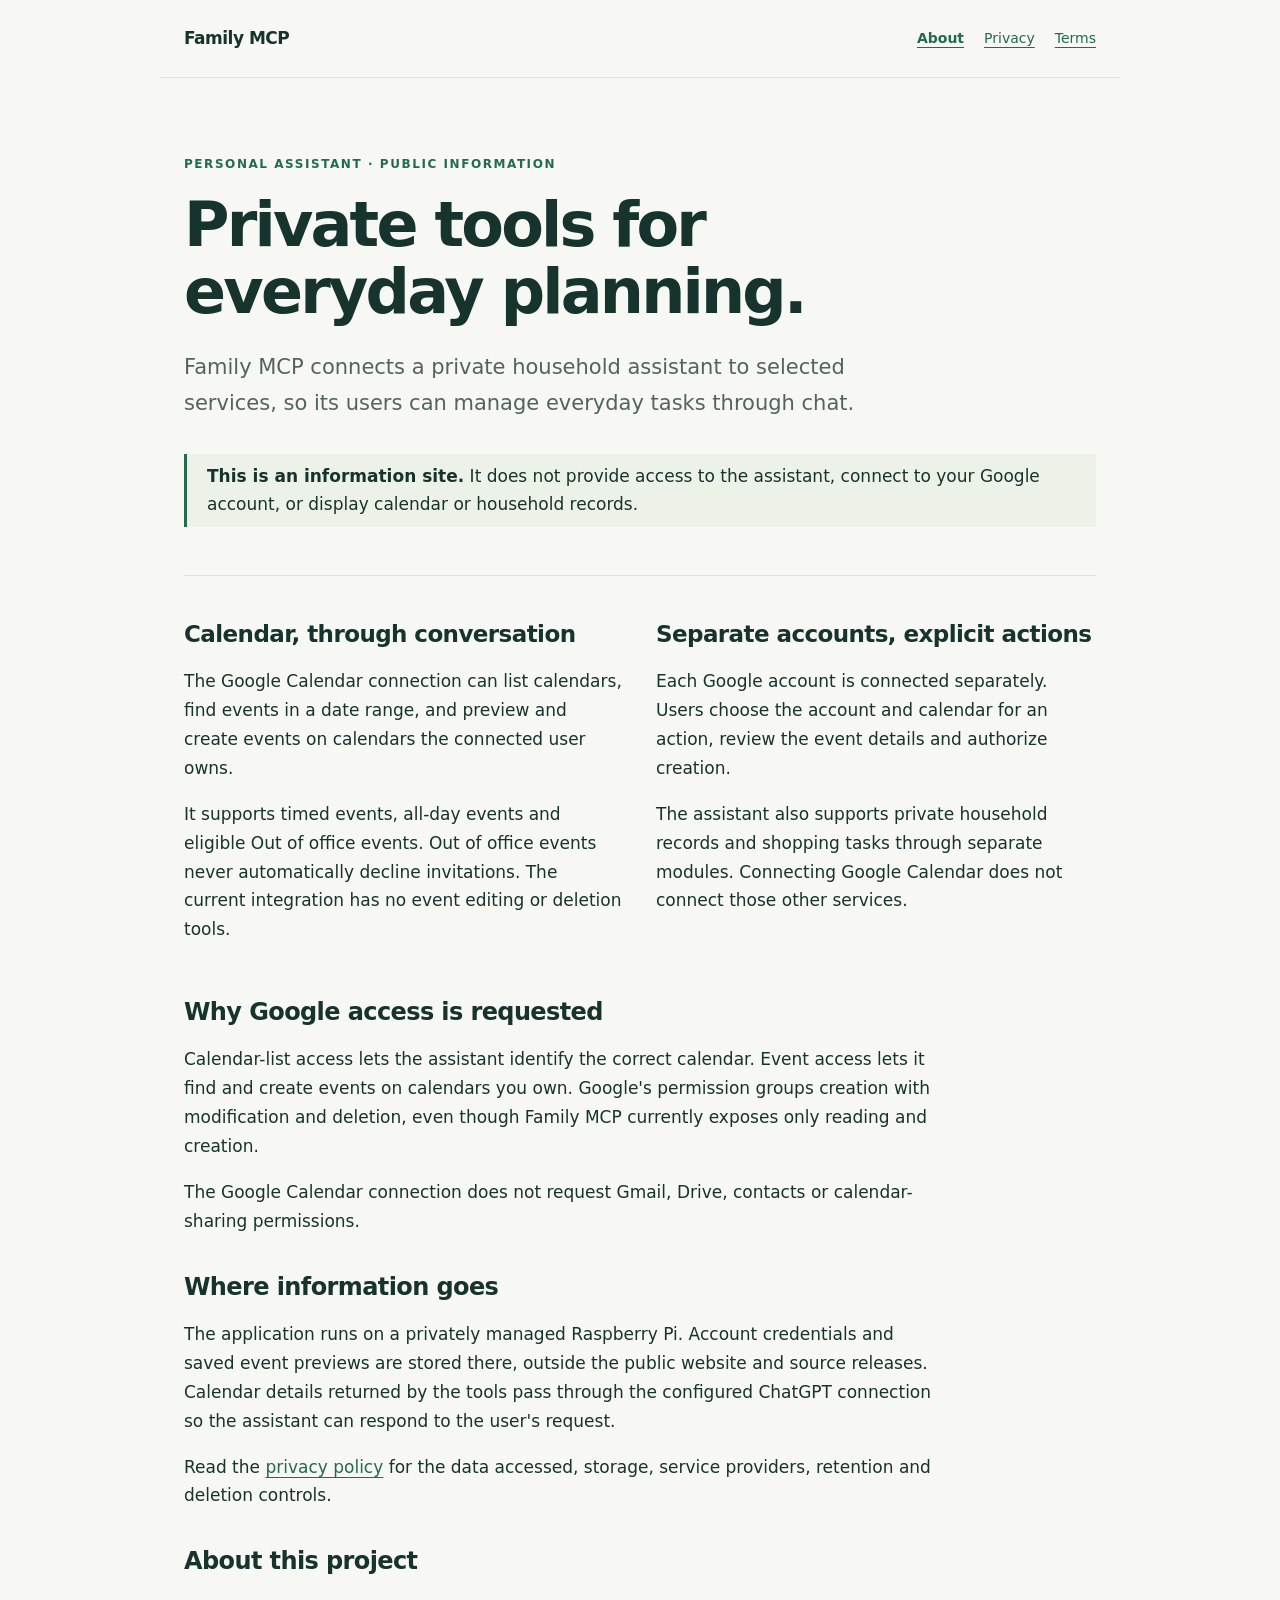
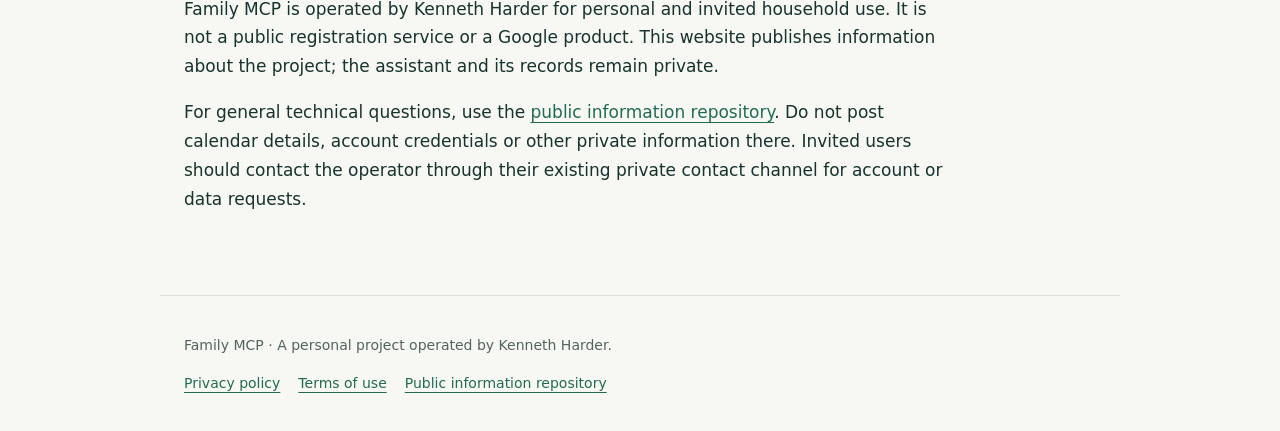
<file: index.html>
<!doctype html>
<html lang="en">
<head>
<meta charset="utf-8">
<meta name="viewport" content="width=device-width, initial-scale=1">
<meta name="description" content="Family MCP is a privately operated assistant for calendar and household tasks. Learn how its Google Calendar connection works and how it handles data.">
<meta name="referrer" content="strict-origin-when-cross-origin">
<title>Private tools for everyday planning | Family MCP</title>
<link rel="stylesheet" href="./styles.css">
</head>
<body>
<a class="skip" href="#main">Skip to content</a>
<header><a class="brand" href="/family-mcp-info/">Family MCP</a><nav aria-label="Main navigation"><a href="/family-mcp-info/" aria-current="page">About</a><a href="/family-mcp-info/privacy/">Privacy</a><a href="/family-mcp-info/terms/">Terms</a></nav></header>
<main id="main">
<p class="eyebrow">Personal assistant · Public information</p>
<h1>Private tools for<br>everyday planning.</h1>
<p class="lead">Family MCP connects a private household assistant to selected services, so its users can manage everyday tasks through chat.</p>
<div class="note"><strong>This is an information site.</strong> It does not provide access to the assistant, connect to your Google account, or display calendar or household records.</div>
<div class="grid"><section><h2>Calendar, through conversation</h2><p>The Google Calendar connection can list calendars, find events in a date range, and preview and create events on calendars the connected user owns.</p><p>It supports timed events, all-day events and eligible Out of office events. Out of office events never automatically decline invitations. The current integration has no event editing or deletion tools.</p></section>
<section><h2>Separate accounts, explicit actions</h2><p>Each Google account is connected separately. Users choose the account and calendar for an action, review the event details and authorize creation.</p><p>The assistant also supports private household records and shopping tasks through separate modules. Connecting Google Calendar does not connect those other services.</p></section></div>
<h2>Why Google access is requested</h2>
<p>Calendar-list access lets the assistant identify the correct calendar. Event access lets it find and create events on calendars you own. Google's permission groups creation with modification and deletion, even though Family MCP currently exposes only reading and creation.</p>
<p>The Google Calendar connection does not request Gmail, Drive, contacts or calendar-sharing permissions.</p>
<h2>Where information goes</h2>
<p>The application runs on a privately managed Raspberry Pi. Account credentials and saved event previews are stored there, outside the public website and source releases. Calendar details returned by the tools pass through the configured ChatGPT connection so the assistant can respond to the user's request.</p>
<p>Read the <a href="/family-mcp-info/privacy/">privacy policy</a> for the data accessed, storage, service providers, retention and deletion controls.</p>
<h2>About this project</h2>
<p>Family MCP is operated by Kenneth Harder for personal and invited household use. It is not a public registration service or a Google product. This website publishes information about the project; the assistant and its records remain private.</p>
<p>For general technical questions, use the <a href="https://github.com/kenneth-harder/family-mcp-info/issues">public information repository</a>. Do not post calendar details, account credentials or other private information there. Invited users should contact the operator through their existing private contact channel for account or data requests.</p>
</main>
<footer><p>Family MCP · A personal project operated by Kenneth Harder.</p><a href="/family-mcp-info/privacy/">Privacy policy</a><a href="/family-mcp-info/terms/">Terms of use</a><a href="https://github.com/kenneth-harder/family-mcp-info">Public information repository</a></footer>
</body></html>
</file>
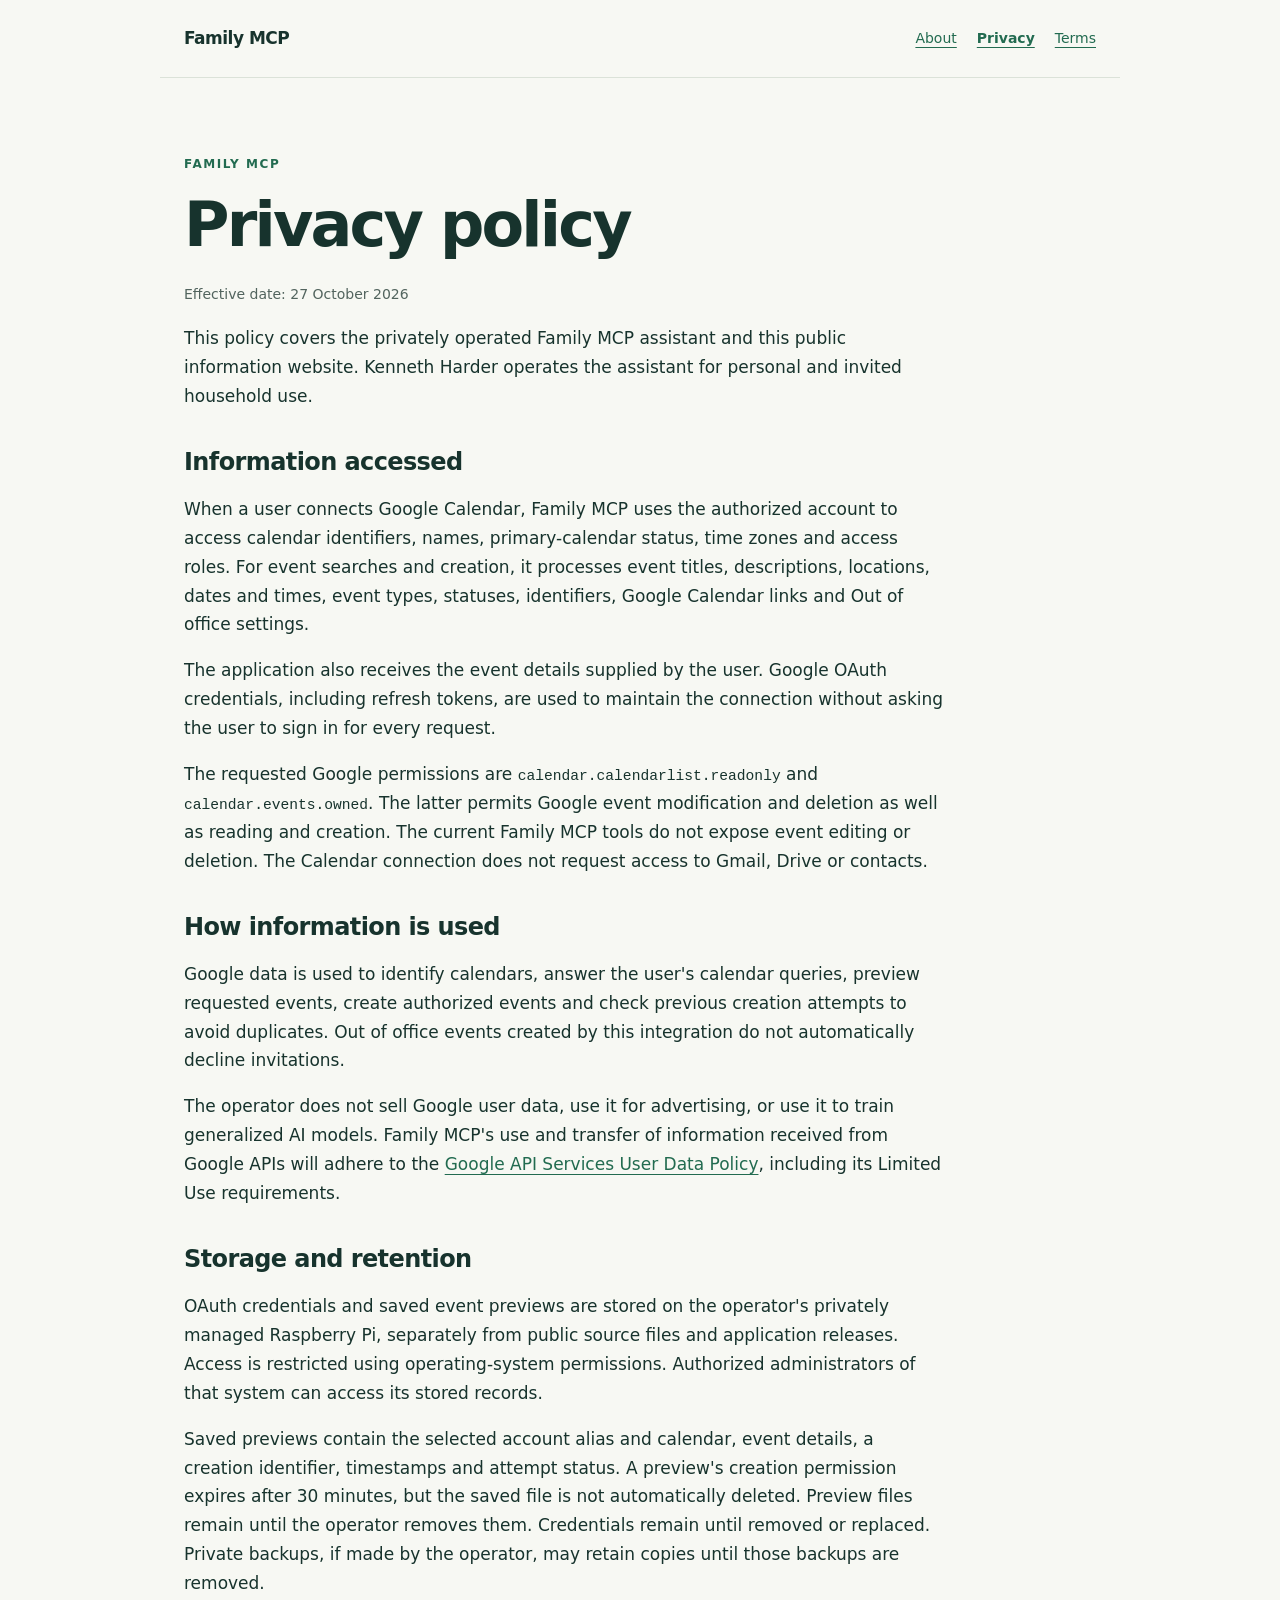
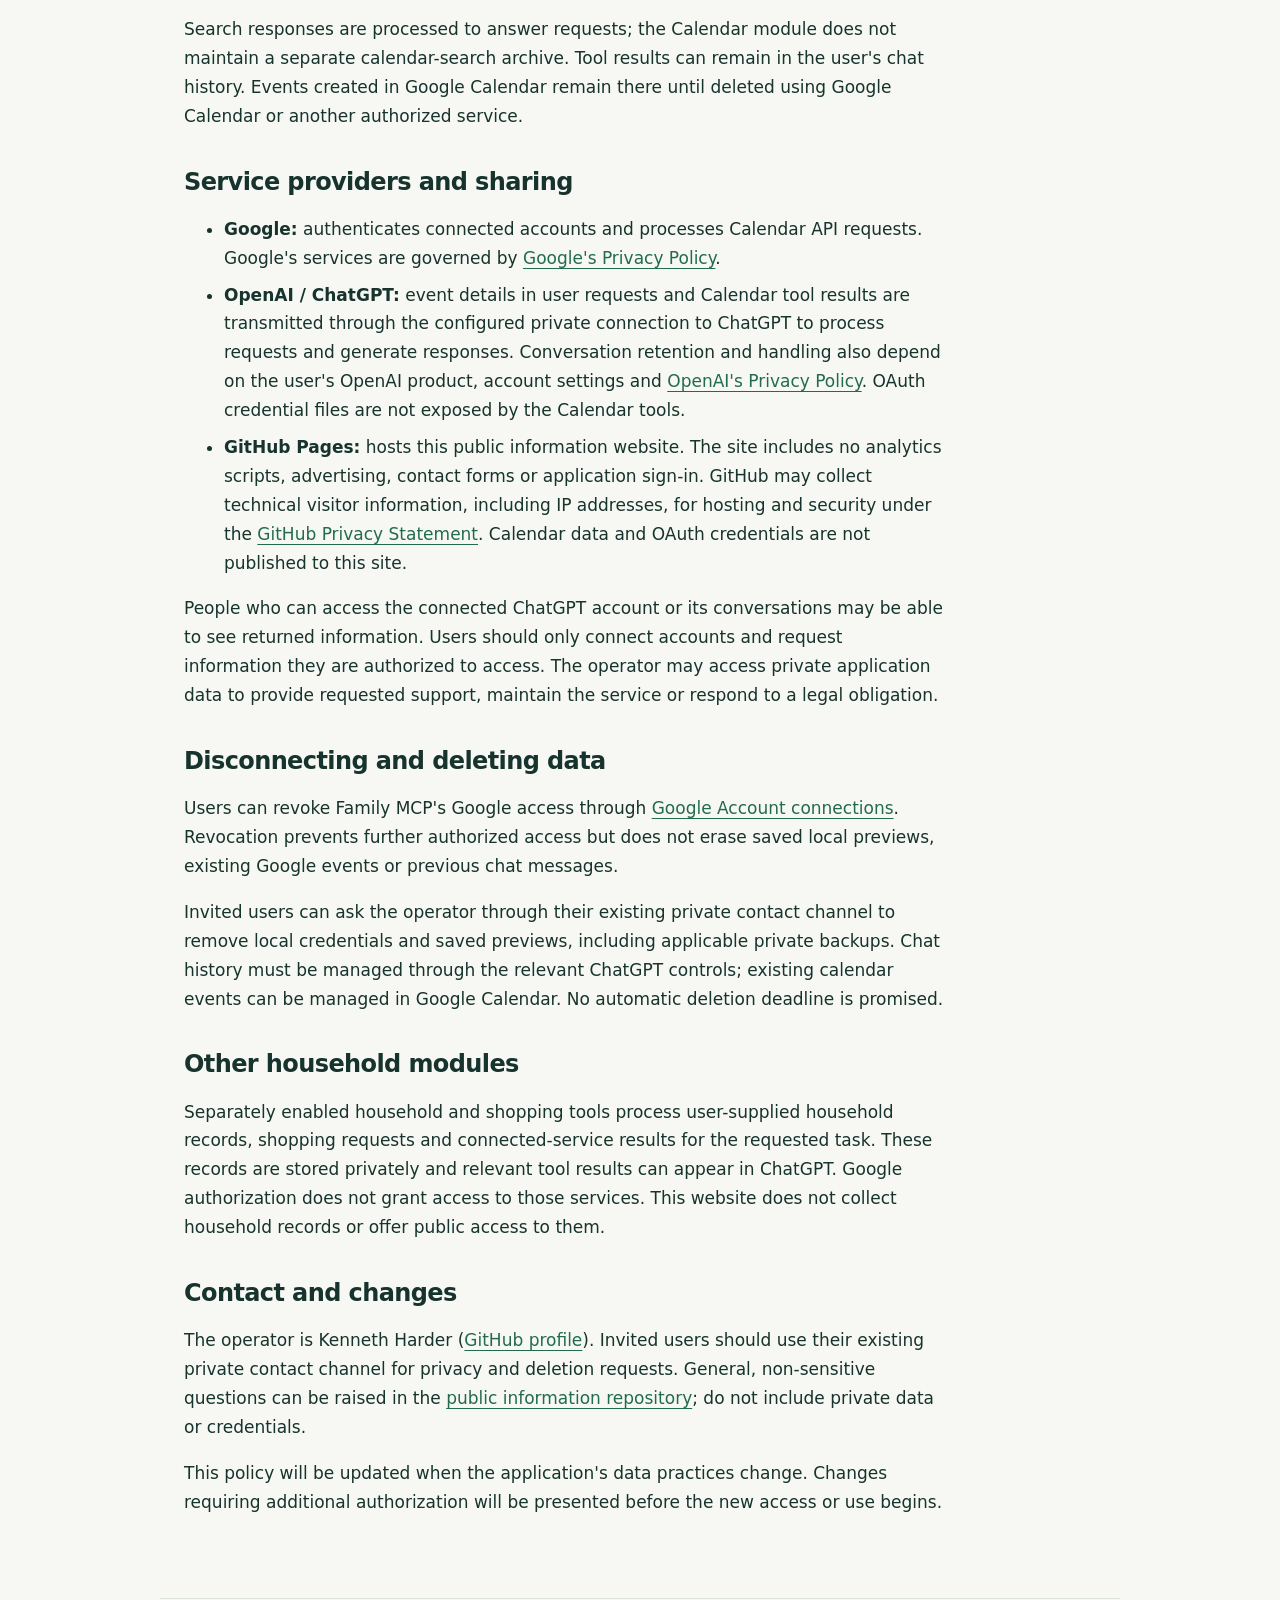
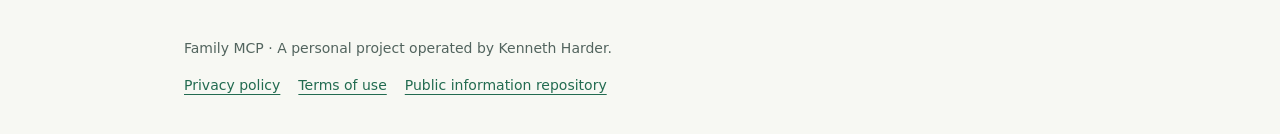
<file: privacy/index.html>
<!doctype html>
<html lang="en">
<head>
<meta charset="utf-8">
<meta name="viewport" content="width=device-width, initial-scale=1">
<meta name="description" content="How Family MCP accesses, uses, stores and shares Google Calendar information, and how users can revoke access and request deletion.">
<meta name="referrer" content="strict-origin-when-cross-origin">
<title>Privacy policy | Family MCP</title>
<link rel="stylesheet" href="../styles.css">
</head>
<body>
<a class="skip" href="#main">Skip to content</a>
<header><a class="brand" href="/family-mcp-info/">Family MCP</a><nav aria-label="Main navigation"><a href="/family-mcp-info/">About</a><a href="/family-mcp-info/privacy/" aria-current="page">Privacy</a><a href="/family-mcp-info/terms/">Terms</a></nav></header>
<main id="main">
<p class="eyebrow">Family MCP</p><h1>Privacy policy</h1>
<p class="meta">Effective date: 27 October 2026</p>
<p>This policy covers the privately operated Family MCP assistant and this public information website. Kenneth Harder operates the assistant for personal and invited household use.</p>
<h2>Information accessed</h2>
<p>When a user connects Google Calendar, Family MCP uses the authorized account to access calendar identifiers, names, primary-calendar status, time zones and access roles. For event searches and creation, it processes event titles, descriptions, locations, dates and times, event types, statuses, identifiers, Google Calendar links and Out of office settings.</p>
<p>The application also receives the event details supplied by the user. Google OAuth credentials, including refresh tokens, are used to maintain the connection without asking the user to sign in for every request.</p>
<p>The requested Google permissions are <code>calendar.calendarlist.readonly</code> and <code>calendar.events.owned</code>. The latter permits Google event modification and deletion as well as reading and creation. The current Family MCP tools do not expose event editing or deletion. The Calendar connection does not request access to Gmail, Drive or contacts.</p>
<h2>How information is used</h2>
<p>Google data is used to identify calendars, answer the user's calendar queries, preview requested events, create authorized events and check previous creation attempts to avoid duplicates. Out of office events created by this integration do not automatically decline invitations.</p>
<p>The operator does not sell Google user data, use it for advertising, or use it to train generalized AI models. Family MCP's use and transfer of information received from Google APIs will adhere to the <a href="https://developers.google.com/terms/api-services-user-data-policy">Google API Services User Data Policy</a>, including its Limited Use requirements.</p>
<h2>Storage and retention</h2>
<p>OAuth credentials and saved event previews are stored on the operator's privately managed Raspberry Pi, separately from public source files and application releases. Access is restricted using operating-system permissions. Authorized administrators of that system can access its stored records.</p>
<p>Saved previews contain the selected account alias and calendar, event details, a creation identifier, timestamps and attempt status. A preview's creation permission expires after 30 minutes, but the saved file is not automatically deleted. Preview files remain until the operator removes them. Credentials remain until removed or replaced. Private backups, if made by the operator, may retain copies until those backups are removed.</p>
<p>Search responses are processed to answer requests; the Calendar module does not maintain a separate calendar-search archive. Tool results can remain in the user's chat history. Events created in Google Calendar remain there until deleted using Google Calendar or another authorized service.</p>
<h2>Service providers and sharing</h2>
<ul><li><strong>Google:</strong> authenticates connected accounts and processes Calendar API requests. Google's services are governed by <a href="https://policies.google.com/privacy">Google's Privacy Policy</a>.</li>
<li><strong>OpenAI / ChatGPT:</strong> event details in user requests and Calendar tool results are transmitted through the configured private connection to ChatGPT to process requests and generate responses. Conversation retention and handling also depend on the user's OpenAI product, account settings and <a href="https://openai.com/policies/privacy-policy/">OpenAI's Privacy Policy</a>. OAuth credential files are not exposed by the Calendar tools.</li>
<li><strong>GitHub Pages:</strong> hosts this public information website. The site includes no analytics scripts, advertising, contact forms or application sign-in. GitHub may collect technical visitor information, including IP addresses, for hosting and security under the <a href="https://docs.github.com/en/site-policy/privacy-policies/github-general-privacy-statement">GitHub Privacy Statement</a>. Calendar data and OAuth credentials are not published to this site.</li></ul>
<p>People who can access the connected ChatGPT account or its conversations may be able to see returned information. Users should only connect accounts and request information they are authorized to access. The operator may access private application data to provide requested support, maintain the service or respond to a legal obligation.</p>
<h2>Disconnecting and deleting data</h2>
<p>Users can revoke Family MCP's Google access through <a href="https://myaccount.google.com/connections">Google Account connections</a>. Revocation prevents further authorized access but does not erase saved local previews, existing Google events or previous chat messages.</p>
<p>Invited users can ask the operator through their existing private contact channel to remove local credentials and saved previews, including applicable private backups. Chat history must be managed through the relevant ChatGPT controls; existing calendar events can be managed in Google Calendar. No automatic deletion deadline is promised.</p>
<h2>Other household modules</h2>
<p>Separately enabled household and shopping tools process user-supplied household records, shopping requests and connected-service results for the requested task. These records are stored privately and relevant tool results can appear in ChatGPT. Google authorization does not grant access to those services. This website does not collect household records or offer public access to them.</p>
<h2>Contact and changes</h2>
<p>The operator is Kenneth Harder (<a href="https://github.com/kenneth-harder">GitHub profile</a>). Invited users should use their existing private contact channel for privacy and deletion requests. General, non-sensitive questions can be raised in the <a href="https://github.com/kenneth-harder/family-mcp-info/issues">public information repository</a>; do not include private data or credentials.</p>
<p>This policy will be updated when the application's data practices change. Changes requiring additional authorization will be presented before the new access or use begins.</p>
</main>
<footer><p>Family MCP · A personal project operated by Kenneth Harder.</p><a href="/family-mcp-info/privacy/">Privacy policy</a><a href="/family-mcp-info/terms/">Terms of use</a><a href="https://github.com/kenneth-harder/family-mcp-info">Public information repository</a></footer>
</body></html>
</file>
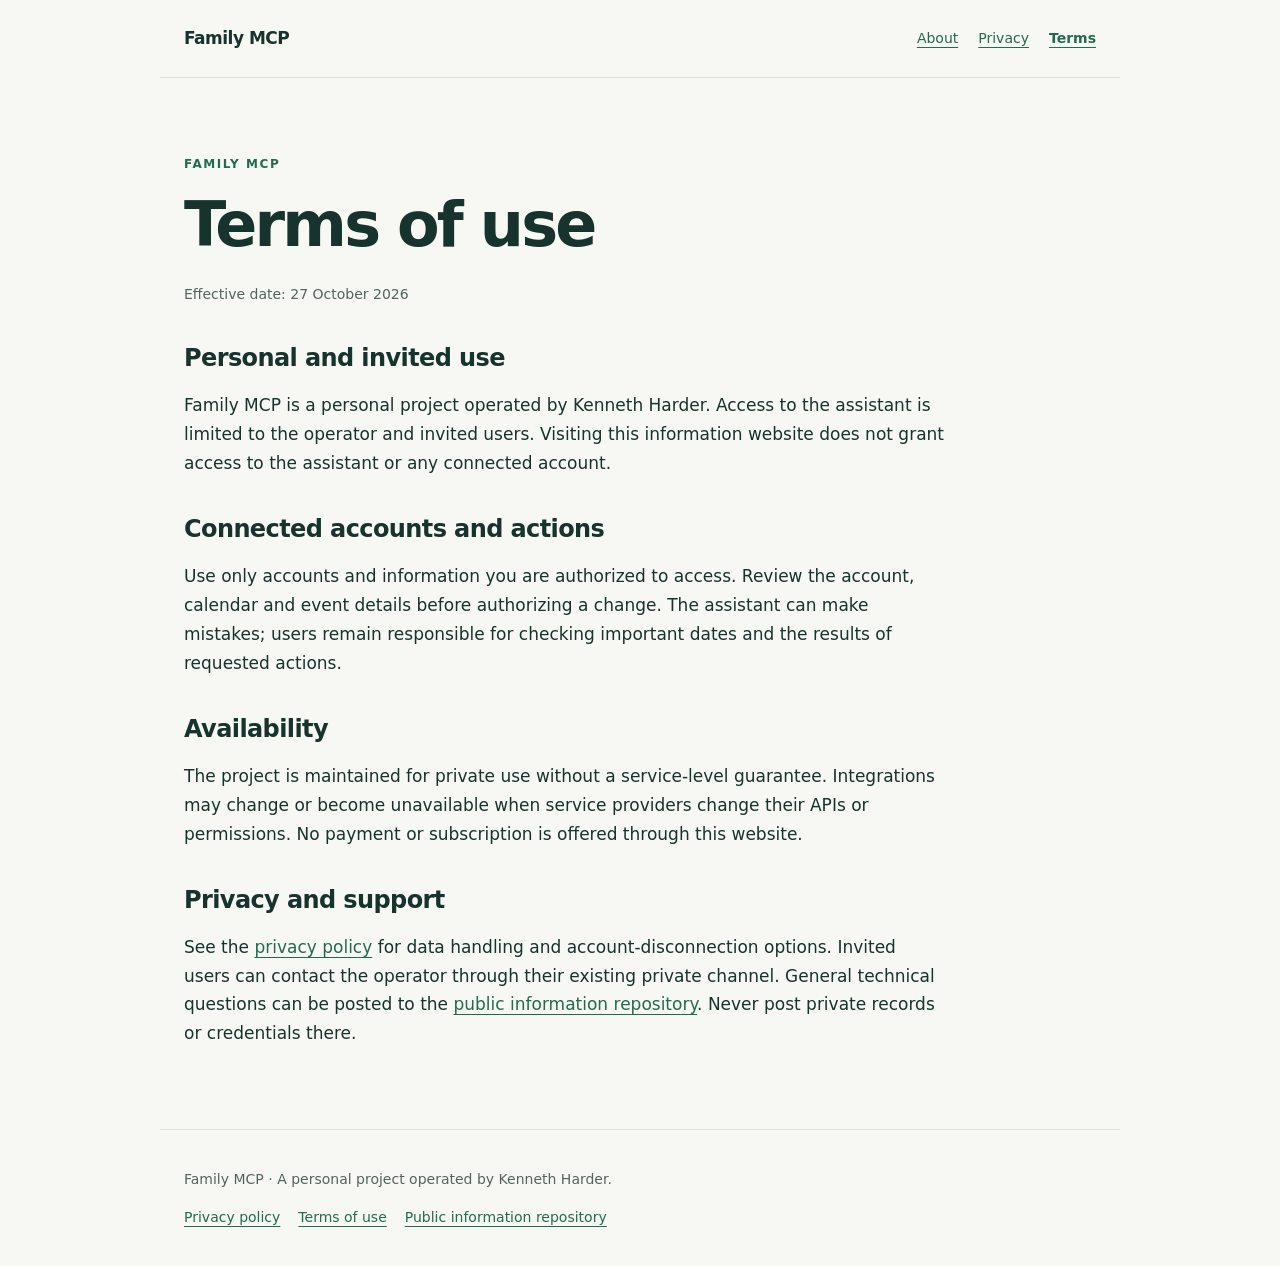
<file: terms/index.html>
<!doctype html>
<html lang="en">
<head>
<meta charset="utf-8">
<meta name="viewport" content="width=device-width, initial-scale=1">
<meta name="description" content="Information about access and use of the privately operated Family MCP assistant.">
<meta name="referrer" content="strict-origin-when-cross-origin">
<title>Terms of use | Family MCP</title>
<link rel="stylesheet" href="../styles.css">
</head>
<body>
<a class="skip" href="#main">Skip to content</a>
<header><a class="brand" href="/family-mcp-info/">Family MCP</a><nav aria-label="Main navigation"><a href="/family-mcp-info/">About</a><a href="/family-mcp-info/privacy/">Privacy</a><a href="/family-mcp-info/terms/" aria-current="page">Terms</a></nav></header>
<main id="main">
<p class="eyebrow">Family MCP</p><h1>Terms of use</h1><p class="meta">Effective date: 27 October 2026</p>
<h2>Personal and invited use</h2><p>Family MCP is a personal project operated by Kenneth Harder. Access to the assistant is limited to the operator and invited users. Visiting this information website does not grant access to the assistant or any connected account.</p>
<h2>Connected accounts and actions</h2><p>Use only accounts and information you are authorized to access. Review the account, calendar and event details before authorizing a change. The assistant can make mistakes; users remain responsible for checking important dates and the results of requested actions.</p>
<h2>Availability</h2><p>The project is maintained for private use without a service-level guarantee. Integrations may change or become unavailable when service providers change their APIs or permissions. No payment or subscription is offered through this website.</p>
<h2>Privacy and support</h2><p>See the <a href="/family-mcp-info/privacy/">privacy policy</a> for data handling and account-disconnection options. Invited users can contact the operator through their existing private channel. General technical questions can be posted to the <a href="https://github.com/kenneth-harder/family-mcp-info/issues">public information repository</a>. Never post private records or credentials there.</p>
</main>
<footer><p>Family MCP · A personal project operated by Kenneth Harder.</p><a href="/family-mcp-info/privacy/">Privacy policy</a><a href="/family-mcp-info/terms/">Terms of use</a><a href="https://github.com/kenneth-harder/family-mcp-info">Public information repository</a></footer>
</body></html>
</file>
<file: styles.css>
:root{color-scheme:light;--ink:#17332d;--muted:#52645e;--paper:#f7f8f3;--line:#dbe2d8;--accent:#226b50}*{box-sizing:border-box}body{margin:0;background:var(--paper);color:var(--ink);font:17px/1.7 system-ui,-apple-system,BlinkMacSystemFont,"Segoe UI",sans-serif}a{color:var(--accent);text-underline-offset:4px}a:hover{color:#123f2f}a:focus-visible{outline:3px solid #cc9136;outline-offset:5px}header,main,footer{max-width:960px;margin:auto;padding:24px}header{display:flex;justify-content:space-between;align-items:center;gap:20px;border-bottom:1px solid var(--line)}.brand{font-weight:750;text-decoration:none;color:var(--ink);letter-spacing:-.03em}nav{display:flex;gap:20px;font-size:14px}nav a[aria-current=page]{font-weight:700}main{padding-top:64px;padding-bottom:64px}.eyebrow{text-transform:uppercase;letter-spacing:.13em;font-size:12px;font-weight:750;color:var(--accent)}h1{font-size:clamp(36px,7vw,62px);line-height:1.08;letter-spacing:-.045em;max-width:760px;margin:18px 0 24px}h2{font-size:24px;line-height:1.3;letter-spacing:-.025em;margin:36px 0 12px}p,ul,ol{max-width:760px}.lead{font-size:21px;color:var(--muted);max-width:690px}.note{border-left:3px solid var(--accent);padding:8px 20px;margin:32px 0;background:#edf2e9}.grid{display:grid;grid-template-columns:1fr 1fr;gap:32px;margin-top:48px;border-top:1px solid var(--line);padding-top:8px}.grid h2{font-size:23px}.meta,footer{font-size:14px;color:var(--muted)}footer{border-top:1px solid var(--line);padding-bottom:36px}footer a{margin-right:18px}code{font-size:.86em;overflow-wrap:anywhere}.skip{position:absolute;left:-10000px}.skip:focus{left:16px;top:8px;background:white;padding:10px}li{margin-bottom:8px}@media(max-width:600px){header{align-items:flex-start;flex-direction:column;gap:10px}main{padding-top:40px}.grid{grid-template-columns:1fr;gap:0}nav{flex-wrap:wrap;gap:16px}.lead{font-size:19px}}
</file>
